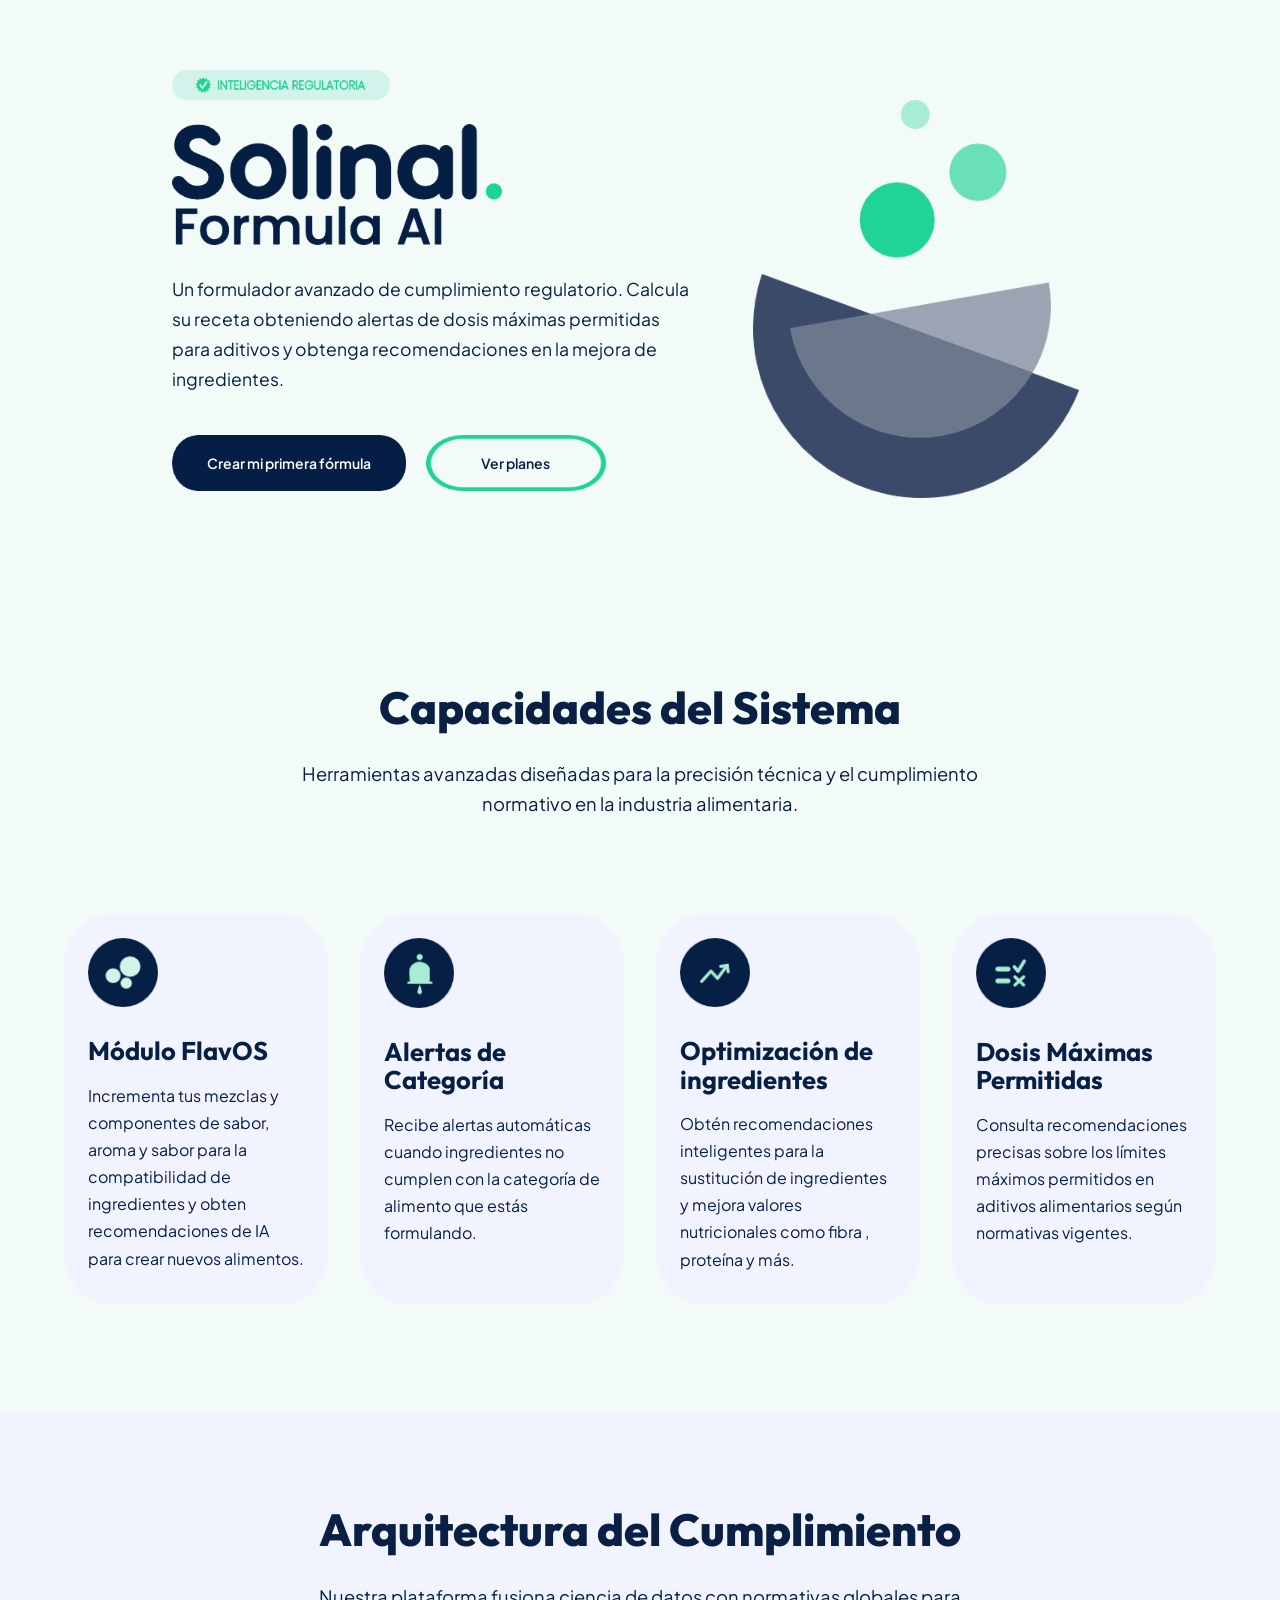
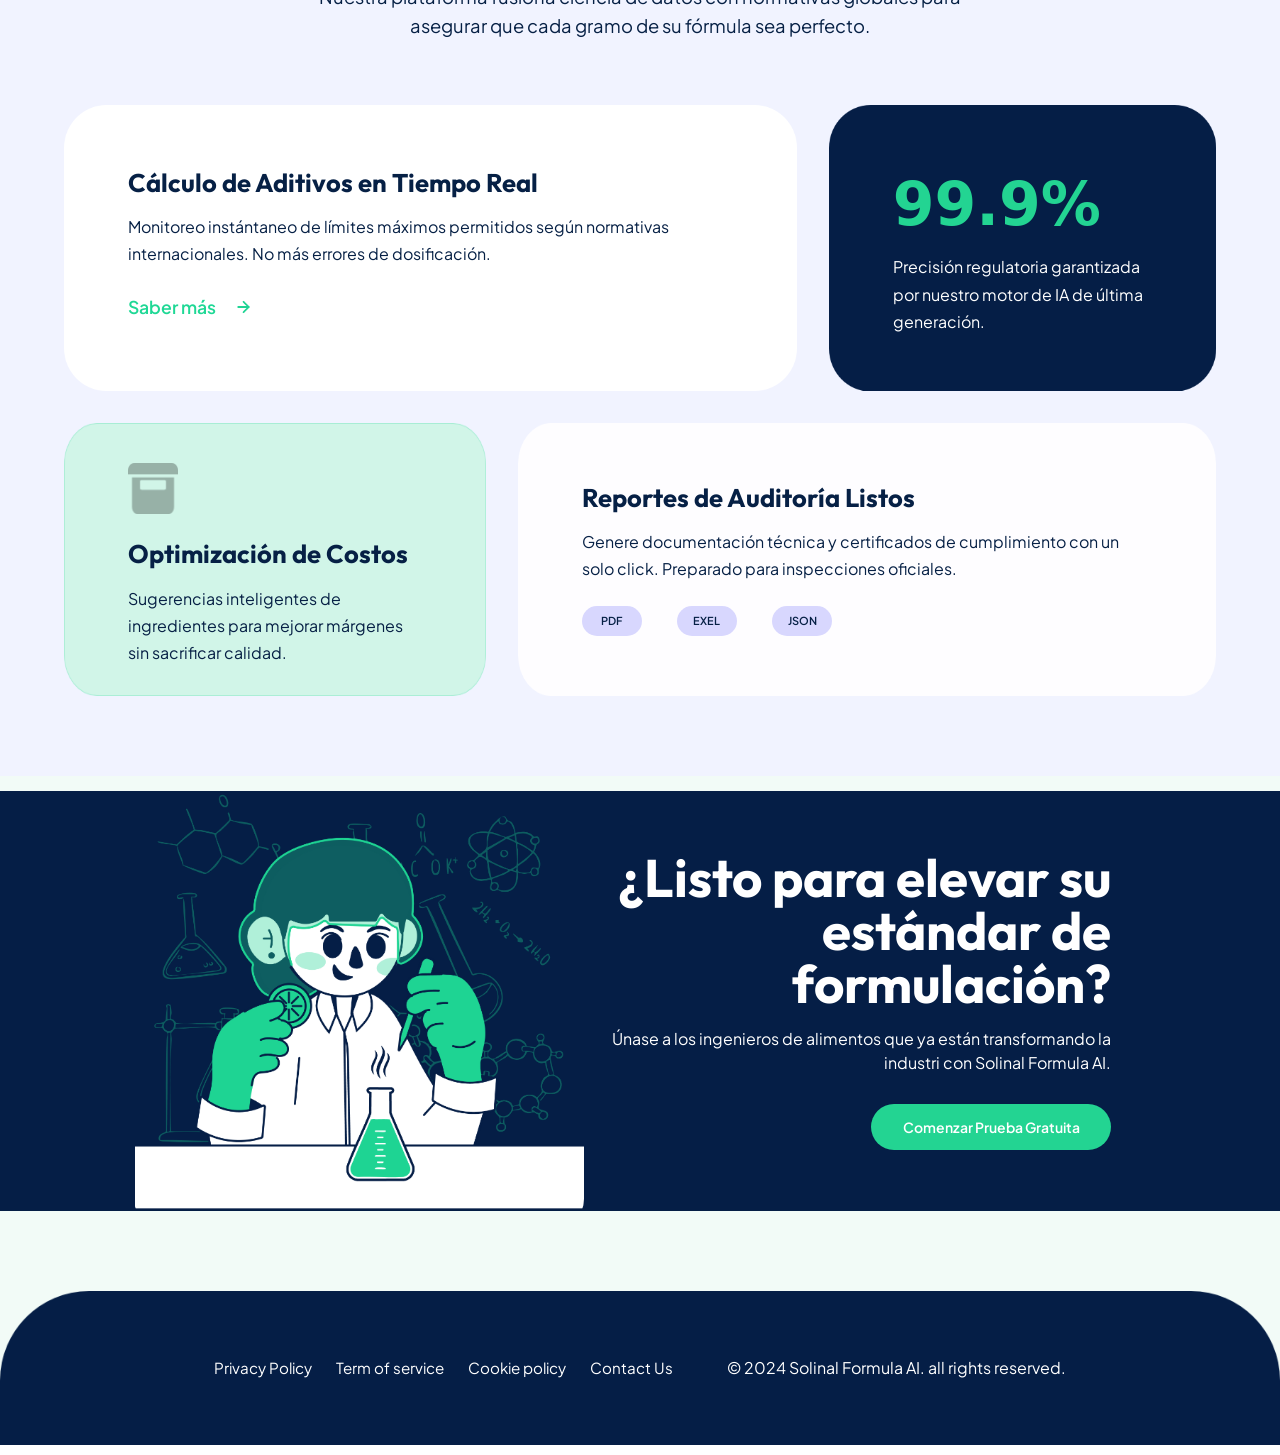
<file: Formula/index.html>
<!DOCTYPE html>
<html lang="es">
<head>
    <meta charset="UTF-8">
    <meta name="viewport" content="width=device-width, initial-scale=1.0">
    <title>Solinal Formula AI</title>
    <link href="https://fonts.googleapis.com/css2?family=Outfit:wght@400;500;600;700;800&family=Plus+Jakarta+Sans:wght@400;500;600;700&display=swap" rel="stylesheet">
    <link rel="stylesheet" href="styles.css">
</head>
<body>
    <!-- Hero Section -->
    <section class="hero" id="home">
        <div class="hero-content">
            <div class="badge">
                <img src="images/INTELIGENCIA%20REGULATORIA.png" alt="INTELIGENCIA REGULATORIA" class="badge-img" />
            </div>
            <img src="images/Formula Ai.png" alt="Solinal Formula AI" class="hero-title-image" />
            <p>
                Un formulador avanzado de cumplimiento regulatorio.
                Calcula su receta obteniendo alertas de dosis máximas permitidas 
                para aditivos y obtenga recomendaciones en la mejora de ingredientes.
            </p>
            <div class="hero-actions">
                <a href="#demo" class="btn btn-hero-primary btn-hero-disenar">Crear mi primera fórmula</a>
                <a href="#plans" class="btn btn-secondary btn-ver-planes">Ver planes</a>
            </div>
        </div>
        
        <div class="hero-visual">
            <div class="formula-placeholder">
                <img src="images/Logo.png" alt="Logo Solinal Formula AI" class="formula-logo" />
            </div>
        </div>
    </section>

    <!--Capacidades-->

    <section class="capacidades-section-2">
        <h2 class="capacidades-title">Capacidades del Sistema</h2>
        <p class="capacidades-subtitle">
            Herramientas avanzadas diseñadas para la precisión técnica 
            y el cumplimiento normativo en la industria alimentaria.
        </p>
        
        <div class="capacidades-grid">
            
            <!-- CARD 1 -->
            <div class="capacidad-card light card-1">
                <img src="images/icono 1.png" alt="Icono 1" class="capacidad-icon">
                <h3>Módulo FlavOS</h3>
                <p>
                    Incrementa tus mezclas y componentes de sabor, aroma y sabor 
                    para la compatibilidad de ingredientes y obten recomendaciones 
                    de IA para crear nuevos alimentos.
                </p>
            </div>
            
            <!-- CARD 2 -->
            <div class="capacidad-card light card-1">
                <img src="images/icono 2.png" alt="Icono 2" class="capacidad-icon">
                <h3>Alertas de Categoría</h3>
                <p>
                    Recibe alertas automáticas cuando ingredientes no cumplen 
                    con la categoría de alimento que estás formulando.
                </p>
            </div>
            
            <!-- CARD 3 -->
            <div class="capacidad-card light card-1">
                <img src="images/icono 3.png" alt="Icono 3" class="capacidad-icon">
                <h3>Optimización de ingredientes</h3>
                <p>
                    Obtén recomendaciones inteligentes para la sustitución
                     de ingredientes y mejora valores nutricionales como fibra
                     , proteína y más.
                </p>
            </div>
            
            <!-- CARD 4 -->
            <div class="capacidad-card light card-1">
                <img src="images/icono 4.png" alt="Icono 4" class="capacidad-icon">
                <h3>Dosis Máximas Permitidas</h3>
                <p>
                    Consulta recomendaciones precisas sobre los límites máximos permitidos
                     en aditivos alimentarios según normativas vigentes.
                </p>
            </div>

        </div>
    </section>
    
    <!--copia de arquitectura-->
    <section class="arquitectura-section-2">
        <h2 class="section-title-2">Arquitectura del Cumplimiento</h2>
        <p class="section-subtitle-2">
            Nuestra plataforma fusiona ciencia de datos con normativas
            globales para asegurar que cada gramo de su fórmula sea perfecto.
        </p>
        
        <div class="features-grid-2">
            <div class="feature-card-2 light card-1-2">
                <h3>Cálculo de Aditivos en Tiempo Real</h3>
                <p>
                    Monitoreo instántaneo de límites máximos permitidos según 
                    normativas internacionales. No más errores de dosificación.
                </p>
                <a href="#" class="feature-link">Saber más</a>
            </div>
            
            <div class="feature-card-2 dark card-2-2">
                <div class="header-card">
                    <h3>99.9%</h3>
                </div>
                <p>
                    Precisión regulatoria garantizada por nuestro motor de IA
                    de última generación.
                </p>
            </div>
            
            <div class="feature-card-2 dark card-3-2">
                <img src="images/icono 5.png" alt="icono 5" class="icono-5">
                <h3>Optimización de Costos</h3>
                <p>
                    Sugerencias inteligentes de ingredientes para mejorar
                    márgenes sin sacrificar calidad.
                </p>
            </div>
            
            <div class="feature-card-2 light card-4-2">
                <h3>Reportes de Auditoría Listos</h3>
                <p>
                    Genere documentación técnica y certificados de cumplimiento
                    con un solo click. Preparado para inspecciones oficiales.
                </p>
                <div class="export-icons">
                    <div class="icon-placeholder">PDF</div>
                    <div class="icon-placeholder">EXEL</div>
                    <div class="icon-placeholder">JSON</div>
                </div>
            </div>
        </div>
    </section>
    
    <!-- CTA Final -->
    <section class="cta-section">
        <div class="scientist-placeholder"></div>
        
        <div class="cta-content">
            <h2>¿Listo para elevar su estándar de formulación?</h2>
            <p>
                Únase a los ingenieros de alimentos que ya están transformando
                la industri con Solinal Formula AI.
            </p>
            <div>
                <a href="#trial" class="btn btn-tertiary">Comenzar Prueba Gratuita</a>
            </div>
        </div>
    </section>
    
    <footer class="footer">
        <ul class="footer-links">
            <li><a href="#privacy">Privacy Policy</a></li>
            <li><a href="#terms">Term of service</a></li>
            <li><a href="#cookies">Cookie policy</a></li>
            <li><a href="#contact">Contact Us</a></li>
        </ul>
        <div class="footer-copyright">
            © 2024 Solinal Formula AI. all rights reserved.
        </div>
    </footer>
</body>
</html>
</file>
<file: Formula/styles.css>
:root {
    --primary-green: #5CEAD5;
    --primary-navy: #0A1F44;
    --bg-light: #ffffff;
    --bg-white: #FFFFFF;
    --text-dark: #0A1F44;
    --text-gray: #062045;
    --accent-mint: #E0F7F4;
    --font-display: 'Outfit', sans-serif;   
    --font-body: 'Plus Jakarta Sans', sans-serif;
    --fondo-alto: 1500px;
}

* {
    margin: 0;
    padding: 0;
    box-sizing: border-box;
}

html {
    min-height: 100%;
    height: 100%;
}

body {
    position: relative;
    min-height: 100vh;
    min-height: 100%;
    height: 100%;
    font-family: var(--font-body);
    color: var(--text-dark);
    line-height: 1.6;
    overflow-x: hidden;
    animation: fadeIn 0.5s ease;
    background-image: url('images/fondo.png');
    background-position: center top;
    background-size:  100%;
    background-repeat: no-repeat;
    background-attachment: fixed;
    margin-top: -90px;
}

.navbar {
    position: fixed;
    top: 0;
    width: 100%;
    background: var(--bg-white);
    padding: 1.2rem 5%;
    display: flex;
    justify-content: space-between;
    align-items: center;
    z-index: 1000;
    box-shadow: 0 2px 10px rgba(0,0,0,0.05);
    animation: slideDown 0.6s ease;
}

@keyframes slideDown {
    from { transform: translateY(-100%); opacity: 0; }
    to { transform: translateY(0); opacity: 1; }
}

.logo-placeholder {
    width: 64px;
    height: 64px;
    border-radius: 14px;
    display: flex;
    align-items: center;
    justify-content: center;
    overflow: hidden;
    margin-top: -50px;
    margin-bottom: -50px;
}

.logo-placeholder::after {
    content: '';
}

.logo-image {
    width: 200px;
    height: 100px;
    object-fit: contain;
}

.nav-links {
    display: flex;
    gap: 2.5rem;
    list-style: none;
    align-items: center;
}

.nav-links a {
    text-decoration: none;
    color: var(--text-dark);
    font-weight: 500;
    font-size: 15px;
    transition: color 0.3s ease;
}

.nav-links a:hover {
    color: var(--primary-green);
}

.nav-links a.active {
    color: var(--primary-green);
}

.nav-actions {
    display: flex;
    gap: 1rem;
    align-items: center;
}

.btn {
    padding: 0.75rem 1.8rem;
    border-radius: 25px;
    font-weight: 600;
    font-size: 14px;
    cursor: pointer;
    transition: all 0.3s ease;
    text-decoration: none;
    display: inline-block;
    border: none;
    font-family: var(--font-body);
}

.btn-login {
    background: transparent;
    color: var(--text-dark);
}

.btn-login:hover {
    color: var(--primary-green);
}

.btn-primary {
    background-image: url('images/ver demostracion.png');
    background-repeat: no-repeat;
    background-position: center;
    background-size: contain; /* 🔥 evita deformación */
    background-color: transparent;
    color: white;

    image-rendering: -webkit-optimize-contrast; /* 🔥 mejora nitidez */
    image-rendering: crisp-edges;
}

.btn-primary:hover {
    transform: translateY(-2px);
    box-shadow: 0 6px 20px rgba(92, 234, 213, 0.4);
}

.btn-started {
    background-image: url('images/Get%20started.png');
    background-repeat: no-repeat;
    background-position: center;
    background-size: 100% 100%;
    background-color: transparent;
    color: white;
}

.btn-started:hover {
    filter: brightness(0.95);
}

.btn-secondary {
    background: transparent;
    color: var(--primary-green);
    border: 2px solid var(--primary-green);
}

.btn-secondary:hover {
    background: var(--primary-green);
    color: white;
}

.hero {
    margin: 5rem auto 0;
    padding: 5rem 4% 4rem;
    max-width: 100%;
    width: min(90%, 100%);
    background: transparent;
    display: grid;
    grid-template-columns: auto auto;
    gap: 2rem;
    justify-content: center;
    align-items: start;
}

.hero-content {
    animation: fadeInLeft 0.8s ease;
    width: 100%;
}

@keyframes fadeInLeft {
    from { opacity: 0; transform: translateX(-30px); }
    to { opacity: 1; transform: translateX(0); }
}

.badge {
    display: block;
    margin-bottom: 1.5rem;
}

.badge-img {
    display: block;
    max-width: 320px;
    width: 42%;
    height: auto;
}

.hero-title-image {
    width: min(100%, 330px);
    height: auto;
    margin-bottom: 1.5rem;
}

.hero h1 {
    font-family: var(--font-display);
    font-size: 4rem;
    font-weight: 800;
    line-height: 1.1;
    margin-bottom: 1rem;
    color: var(--primary-navy);
}

.hero h1 .highlight {
    color: var(--primary-green);
}

.hero p {
    font-size: 1.1rem;
    color: var(--text-gray);
    margin-bottom: 2.5rem;
    line-height: 1.7;
    max-width: 520px;
    text-align: left;
}

.hero-actions {
    display: flex;
    gap: 1.2rem;
}

.btn-hero-primary {
    background-image: url('images/Rectángulo%20redondeado.png');
    background-repeat: no-repeat;
    background-position: center;
    background-size: 100% 100%;
    background-color: transparent;
    color: white;
    min-height: 56px;
    padding: 0 2.2rem;
    display: inline-flex;
    align-items: center;
    justify-content: center;
    border: none;
}

.btn-hero-primary:hover {
    transform: translateY(-2px);
    box-shadow: 0 8px 25px rgba(10, 31, 68, 0.3);
}

.btn-ver-planes {
    background-image: url('images/Ver%20planes.png');
    background-repeat: no-repeat;
    background-position: center;
    background-size: 100% 100%;
    background-color: transparent;
    color: var(--text-dark);
    min-height: 56px;
    min-width: 180px;
    padding: 0 2.2rem;
    display: inline-flex;
    align-items: center;
    justify-content: center;
    border: none;
}

.btn-ver-planes:hover {
    filter: brightness(1.02);
}

.hero-visual {
    display: flex;
    align-items: flex-start;
    justify-content: center;
    max-width: 100%;
    animation: fadeInRight 0.8s ease;
}

@keyframes fadeInRight {
    from { opacity: 0; transform: translateX(30px); }
    to { opacity: 1; transform: translateX(0); }
}

.formula-placeholder {
    width: 100%;
    max-width: 500px;
    background: transparent;
    border-radius: 40px;
    position: relative;
    display: flex;
    align-items: center;
    justify-content: center;
}

.formula-logo {
    width: 85%;
    height: auto;
    object-fit: contain;
    margin-top: 30px;
}

.arquitectura-section {
    position: relative;
    padding: 5rem 5%;
    background: transparent;
    text-align: left;
    z-index: -1;
    margin-top: -50px;
}

.arquitectura-section::before {
    content: '';
    position: absolute;
    top: 82%;
    left: 50%;
    transform: translateX(-50%);
    width: 110vw;
    height: 1100px;
    background-image: url('images/Rectángulo%20fondo%201.png');
    background-position: center top;
    background-size: cover;
    background-repeat: no-repeat;
    z-index: -1; /* importante */
    opacity: 1;
}

.section-title {
    text-align: center;
    font-family: var(--font-display);
    font-size: 2.8rem;
    font-weight: 800;
    color: var(--primary-navy);
    margin-bottom: 1rem;
    animation: fadeInUp 0.6s ease;
    position: relative;
    z-index: 1;
}

@keyframes fadeInUp {
    from { opacity: 0; transform: translateY(20px); }
    to { opacity: 1; transform: translateY(0); }
}

.section-subtitle {
    font-size: 1.15rem;
    color: var(--text-gray);
    max-width: 700px;
    margin: 0 auto 10rem;
    animation: fadeInUp 0.6s ease 0.2s backwards;
    position: relative;
    z-index: 1;
    text-align: center;
}

.features-grid {
    display: flex;
    flex-wrap: wrap;
    gap: 2rem;
    max-width: 1200px;
    margin: 0 auto;
    position: relative;
    z-index: 1;
}

.capabilities-list{
    display: flex;
    flex-wrap: wrap;
    gap: 2rem;
    max-width: 1200px;
    margin: 0 auto;
    position: relative;
    z-index: 1;
}

.feature-card {
    flex: 1 1 calc(50% - 1rem);
    padding: 3rem;
    border-radius: 30px;
    transition: transform 0.3s ease, box-shadow 0.3s ease;
    animation: fadeInUp 0.6s ease;
}

.feature-card:nth-child(1) {
    flex: 1.1 1 calc(60% - 1rem);
    animation-delay: 0.1s;
}

.feature-card:nth-child(2) {
    flex: 0.9 1 calc(40% - 1rem);
    animation-delay: 0.2s;
}

.feature-card:nth-child(3) {
    flex: 0.9 1 calc(40% - 1rem);
    animation-delay: 0.3s;
}

.feature-card:nth-child(4) {
    flex: 1.1 1 calc(60% - 1rem);
    animation-delay: 0.4s;
}

.feature-card:hover {
    transform: translateY(-5px);
}

.feature-card.light {
    background: transparent;
}

.feature-card.dark {
    background: transparent;
    color: white;
}

.feature-card.card-1 {
    background: url('images/Rectángulo%20redondeado%201.png') no-repeat center/100% 100%;
}

.feature-card.card-2 {
    background: url('images/Rectángulo%20redondeado%202.png') no-repeat center/100% 100%;
    color: white;
    align-content: center;
}

.feature-card h3 {
    font-family: var(--font-display);
    font-size: 1.6rem;
    font-weight: 700;
    margin-bottom: 1rem;
    color: var(--primary-navy);
    line-height: 1.1;
}

.feature-card.light h3 {
    color: var(--primary-navy);
}

.feature-card p {
    font-size: 1rem;
    line-height: 1.7;
    margin-bottom: 1.5rem;
    opacity: 0.9;
}

.feature-card.dark p {
    color: var(--text-gray);
}

.feature-card.light p {
    color: var(--text-gray);
}

.feature-link {
    color: #1FD895;
    font-weight: 600;
    text-decoration: none;
    display: inline-flex;
    align-items: center;
    gap: 0.5rem;
    font-size: 1.1rem;
    margin-top: 20px;
}

.feature-link.casilla{
    background: url(images/Rectángulo\ redondeado\ 2.1.png);
    background-repeat: no-repeat;
    background-position: center;
    background-size: 100% 100%;
    width: 340px;
    height: 35px; /* importante: define altura */
    display: flex;
    align-items: center;      /* centra vertical */
    justify-content: center;  /* centra horizontal */
    text-align: center;
    font-style: italic;
}

.feature-link.casilla::after {
    content: none;
}

.feature-card.card-2 .feature-link {
    position: relative;
    top: 1rem;
}

.feature-card.dark .feature-link {
    color: var(--primary-navy);
}

.feature-link:hover {
    gap: 0.8rem;
}

.feature-link::after {
    content: '';
    display: inline-block;
    width: 40px;
    height: 40px;
    background: url('images/saber%20mas.png') center/contain no-repeat;
    transition: transform 0.3s ease;
}

.feature-link:hover::after {
    transform: translateX(3px);
}

.export-icons {
    display: flex;
    gap: 2.2rem;
    margin-top: 1.5rem;
}

.icon-placeholder {
    display: inline-flex;
    align-items: center;
    justify-content: center;
    padding: 6px 14px;
    background: #d8d7fe;
    border-radius: 20px;
    font-size: 11px;
    font-weight: 600;
    color: #062045;
    width: 60px;  
    height: auto;  
    white-space: nowrap; 
}

.icono-1{
    width: 54px;
    margin-bottom: 25px;
}


.capacidades-section {
    position: relative;
    padding: 5rem 5%;
    background: transparent;
    text-align: left;
    z-index: -1;
    margin-top: -50px;
}

.capabilities-list {
    display: flex;
    flex-wrap: wrap;
    gap: 2rem;
    max-width: 1200px;
    margin: 0 auto;
    position: relative;
    z-index: 1;
}

.capability-card {
    background: url('images/Rectángulo%20redondeado%205.1.png') no-repeat center/100% 100%;
    padding: 2rem;
    border-radius: 30px;
    box-shadow: 0 10px 35px rgba(10, 31, 68, 0.05);
    padding-left: 13rem;
    padding-right: 13rem;
}

.capability-card:nth-child(2) {
    background: url('images/Rectángulo%20redondeado%205.2.png') no-repeat center/100% 100%;
}

.capability-card:nth-child(3) {
    background: url('images/Rectángulo%20redondeado%205.3.png') no-repeat center/100% 100%;
}

.capability-card:nth-child(4) {
    background: url('images/Rectángulo%20redondeado%205.4.png') no-repeat center/100% 100%;
}

.capability-card h3 {
    font-family: var(--font-display);
    font-size: 1.4rem;
    margin-bottom: 1rem;
    color: #1ad59d;
}

.capability-card p {
    color: white;
    line-height: 1.8;
}

.cta-section {
    display: flex;
    gap: 2rem;
    align-items: center;
    justify-content: center;
    background: url(images/Rectángulo\ redondeado2.png) no-repeat center;
    background-size: 110% 110%;
    color: white;
    margin-top: 15px;
    height: 420px;
}

.scientist-placeholder {
    position: relative;
    width: 390px;
    height: 300px;
    border-radius: 32px;
    overflow: visible;
}

.scientist-placeholder::before {
    content: '';
    position: absolute;
    top: -70px;
    left: -35px;
    width: 450px;
    height: 450px;
    background-image: url('images/ilustracion.png');
    background-position: center;
    background-size: contain;
    background-repeat: no-repeat;
    border-radius: 32px;
    z-index: 1;
}

.cta-content {
    max-width: 520px;
    text-align: right;
}

.cta-content h2 {
    font-family: var(--font-display);
    font-size: 3.3rem;
    margin-bottom: 1rem;
    line-height: 1;
    color: #FFFFFF;
}

.cta-content p {
    color: #FFFFFF;
    margin-bottom: 1.8rem;
    line-height: 1.5;

}

.footer {
    margin-top: 80px;
    padding: 4rem 5%;
    background-image: url('images/Rectángulo\ redondeado\ inferior.png');
    background-position: center top;
    background-size: cover;
    background-repeat: no-repeat;
    display: flex;
    justify-content: space-between;
    align-items: center;
    flex-wrap: wrap;
    gap: 1rem;
}

.footer-links {
    display: flex;
    gap: 1.5rem;
    list-style: none;
    margin-left: 150px;
}

.footer-links a {
    text-decoration: none;
    color: white;
    font-size: 0.95rem;
}

.footer-links a:hover {
    color: var(--primary-green);
}

.footer-copyright {
    color: white;
    margin-right: 150px;
}

@keyframes fadeIn {
    from { opacity: 0; }
    to { opacity: 1; }
}


.arquitectura-section-2 {
    position: relative;
    padding: 5rem 5%;
    margin-top: 30px;
    z-index: 2;
}

.arquitectura-section-2::before {
    content: '';
    position: absolute;
    top: 0;
    left: 50%;
    transform: translateX(-50%);
    width: 110vw;
    height: 100%;
    background-image: url('images/Rectángulo.png');
    background-position: center;
    background-repeat: no-repeat;
    background-size: cover;
    z-index: -1;
}

.section-title-2 {
    text-align: center;
    font-family: var(--font-display);
    font-size: 2.8rem;
    font-weight: 800;
    color: var(--primary-navy);
    margin-bottom: 1rem;
}

.section-subtitle-2 {
    font-size: 1.15rem;
    color: var(--text-gray);
    max-width: 700px;
    margin: 0 auto 4rem;
    text-align: center;
}

.features-grid-2 {
    display: flex;
    flex-wrap: wrap;
    gap: 2rem;
    max-width: 1200px;
    margin: 0 auto;
}

.feature-card-2 {
    flex: 1 1 calc(50% - 1rem);
    padding: 4rem;
    border-radius: 30px;
    text-align: left;
}

/* tamaños (igual que antes pero independientes) */
.feature-card-2:nth-child(1) {
    flex: 1.1 1 calc(65% - 1rem);
}

.feature-card-2:nth-child(2) {
    flex: 0.9 1 calc(35% - 1rem);
}

.feature-card-2:nth-child(3) {
    flex: 0.9 1 calc(38% - 1rem);
}

.feature-card-2:nth-child(4) {
    flex: 1.1 1 calc(62% - 1rem);
}

/* estilos visuales */
.feature-card-2.light {
    background: url('images/Rectángulo\ redondeado\ 1.png') no-repeat center/100% 100%;
    align-content: center;
}

.feature-card-2.dark {
    background: url('images/Rectángulo\ redondeado\ 3.png') no-repeat center/100% 100%;
    color: white;
    padding-top: 40px;
    padding-bottom: 30px;
}

.feature-card-2 h3 {
    font-family: var(--font-display);
    font-size: 1.6rem;
    margin-bottom: 1rem;
    color: #062045;
    line-height: 1.1;
}

.feature-card-2 p {
    font-size: 1rem;
    line-height: 1.7;
    text-align: left;
    color: #062045;
}

.feature-card-2 p.Diseño{
    background-color: #23d492;
    display: inline-block;
    margin-top: 60px;
    padding: 2px 20px;
    border-radius: 20px;
    font-weight: bold;
    color:#062045
}

.packaging{
    display: flex;
    justify-content: space-between;
    align-items: center;
}

.header-card {
    display: flex;
    justify-content: space-between;
    align-items: center;
}

.icono-3 {
    position: relative;
    top: -30px;
    width: 70px;
}

.feature-card-2.dark.card-2-2 {
    display: flex;
    flex-direction: column;
    justify-content: center; /* 🔥 centra vertical */
    background: url('images/Rectángulo\ redondeado2.png') no-repeat center/100% 100%;
}

.feature-card-2.card-2-2 h3 {
    color: #23d492; /* tu color */
    font-size: 60px;
    font-family: system-ui, -apple-system, BlinkMacSystemFont, 'Segoe UI', Roboto, Oxygen, Ubuntu, Cantarell, 'Open Sans', 'Helvetica Neue', sans-serif;
}

.feature-card-2.card-2-2 p {
    color: #FFFFFF; /* otro color si quieres */
    text-align: left;
}

.header-icons{
    display: flex;
    justify-content: space-between;
    align-items: center;
}

.icono-4{
    width: 70px;
}

.feature-card-2.card-3-2 h3 {
    text-align: left;
    color: #062045;
}

.feature-card-2.card-3-2 p {
    text-align: left;
    color: #062045;
}

.feature-card-2.light.card-4-2{
    background: url('images/Rectángulo\ redondeado\ \ 4.png') no-repeat center/100% 100%;
    padding-bottom: 0;
    align-content: center;
    padding-top: 0;
}

.icono-5{
    margin-top: 0;
    margin-bottom: 20px;
    width: 50px;
    filter: grayscale(100%) brightness(0) contrast(100);
}

.feature-card-2.light.card-4-2 h3{
    color: #062045;
}

.feature-card-2.light.card-4-2 p{
    color: #062045;
    text-align: left;
}

.btn-tertiary{
    background: #23d492;
    color: white;
    border: none;
    padding: 0.75rem 1.8rem;
    border-radius: 25px;
}

.cta-content div {
    display: flex;
    flex-direction: column;
    align-items: flex-end; /* porque tu texto está a la derecha */
    gap: 1rem;
}

.cta-content .btn {
    width: 240px;
    text-align: center;
}

.btn-primary:hover,
.btn-tertiary:hover {
    transform: translateY(-2px);
    box-shadow: 0 6px 20px rgba(92, 234, 213, 0.4);
}

/* ============================= */
/* NUEVA SECCIÓN CAPACIDADES */
/* ============================= */

.capacidades-section-2 {
    position: relative;
    padding: 5rem 5%;
    background: transparent;
    text-align: left;
    margin-top: 30px;
}

.capacidades-title {
    text-align: center;
    font-family: var(--font-display);
    font-size: 2.8rem;
    font-weight: 800;
    color: var(--primary-navy);
    margin-bottom: 1rem;
}

.capacidades-subtitle {
    font-size: 1.15rem;
    color: var(--text-gray);
    max-width: 700px;
    margin: 0 auto 6rem;
    text-align: center;
}

.capacidades-grid {
    display: flex;
    gap: 2rem;
    max-width: 1200px;
    margin: 0 auto;
    flex-wrap: nowrap;
}

.capacidad-card {
    flex: 1;
    padding: 1.5rem;
    border-radius: 30px;
    min-width: 0;
    height: 390px;
    display: flex;
    flex-direction: column;
    justify-content: flex-start;
}


.capacidad-card.light {
    background: url('images/cuadrado.png') no-repeat center/100% 100%;
}

.capacidad-card.dark {
    background: url('images/cuadrado\ -\ copia.png') no-repeat center/100% 100%;
    color: white;
}

.capacidad-card h3 {
    font-family: var(--font-display);
    font-size: 1.6rem;
    margin-bottom: 1rem;
    color: #062045;
    line-height: 1.1;
    margin-top: 30px;
}

.capacidad-card p {
    font-size: 1rem;
    line-height: 1.7;
    text-align: left;
    color: #062045;
}

/* etiqueta verde */
.capacidad-tag {
    background-color: #23d492;
    display: inline-block;
    margin-top: 60px;
    padding: 2px 20px;
    border-radius: 20px;
    font-weight: bold;
    color:#062045;
}

/* headers internos */
.capacidad-header {
    display: flex;
    justify-content: space-between;
    align-items: center;
}

.capacidad-icons {
    display: flex;
    justify-content: space-between;
    align-items: center;
    width: 70px;
    margin-bottom: 15px;
}

/* iconos */
.capacidad-icon {
    width: 70px;
}

/* card especial 2 */
.capacidad-card.card-2 {
    display: flex;
    flex-direction: column;
    justify-content: center;
    background: url('images/cuadrado\ -\ copia\ \(2\).png') no-repeat center/100% 100%;
}

.capacidad-card.card-2 h3 {
    color: #062045;
}

.capacidad-card.card-2 p {
    color: #062045;
    text-align: left;
}

/* card 3 */
.capacidad-card.card-3 h3 {
    text-align: left;
    color: #062045;
}

.capacidad-card.card-3 p {
    text-align: left;
    color: #062045;
}

/* card 4 */
.capacidad-card.card-4 {
    background: url('images/cuadrado\ -\ copia\ \(3\).png') no-repeat center/100% 100%;
    padding-bottom: 0;
}

.capacidad-card.card-4 h3 {
    color: #062045;
}

.capacidad-card.card-4 p {
    color: #062045;
    text-align: left;
}
</file>
